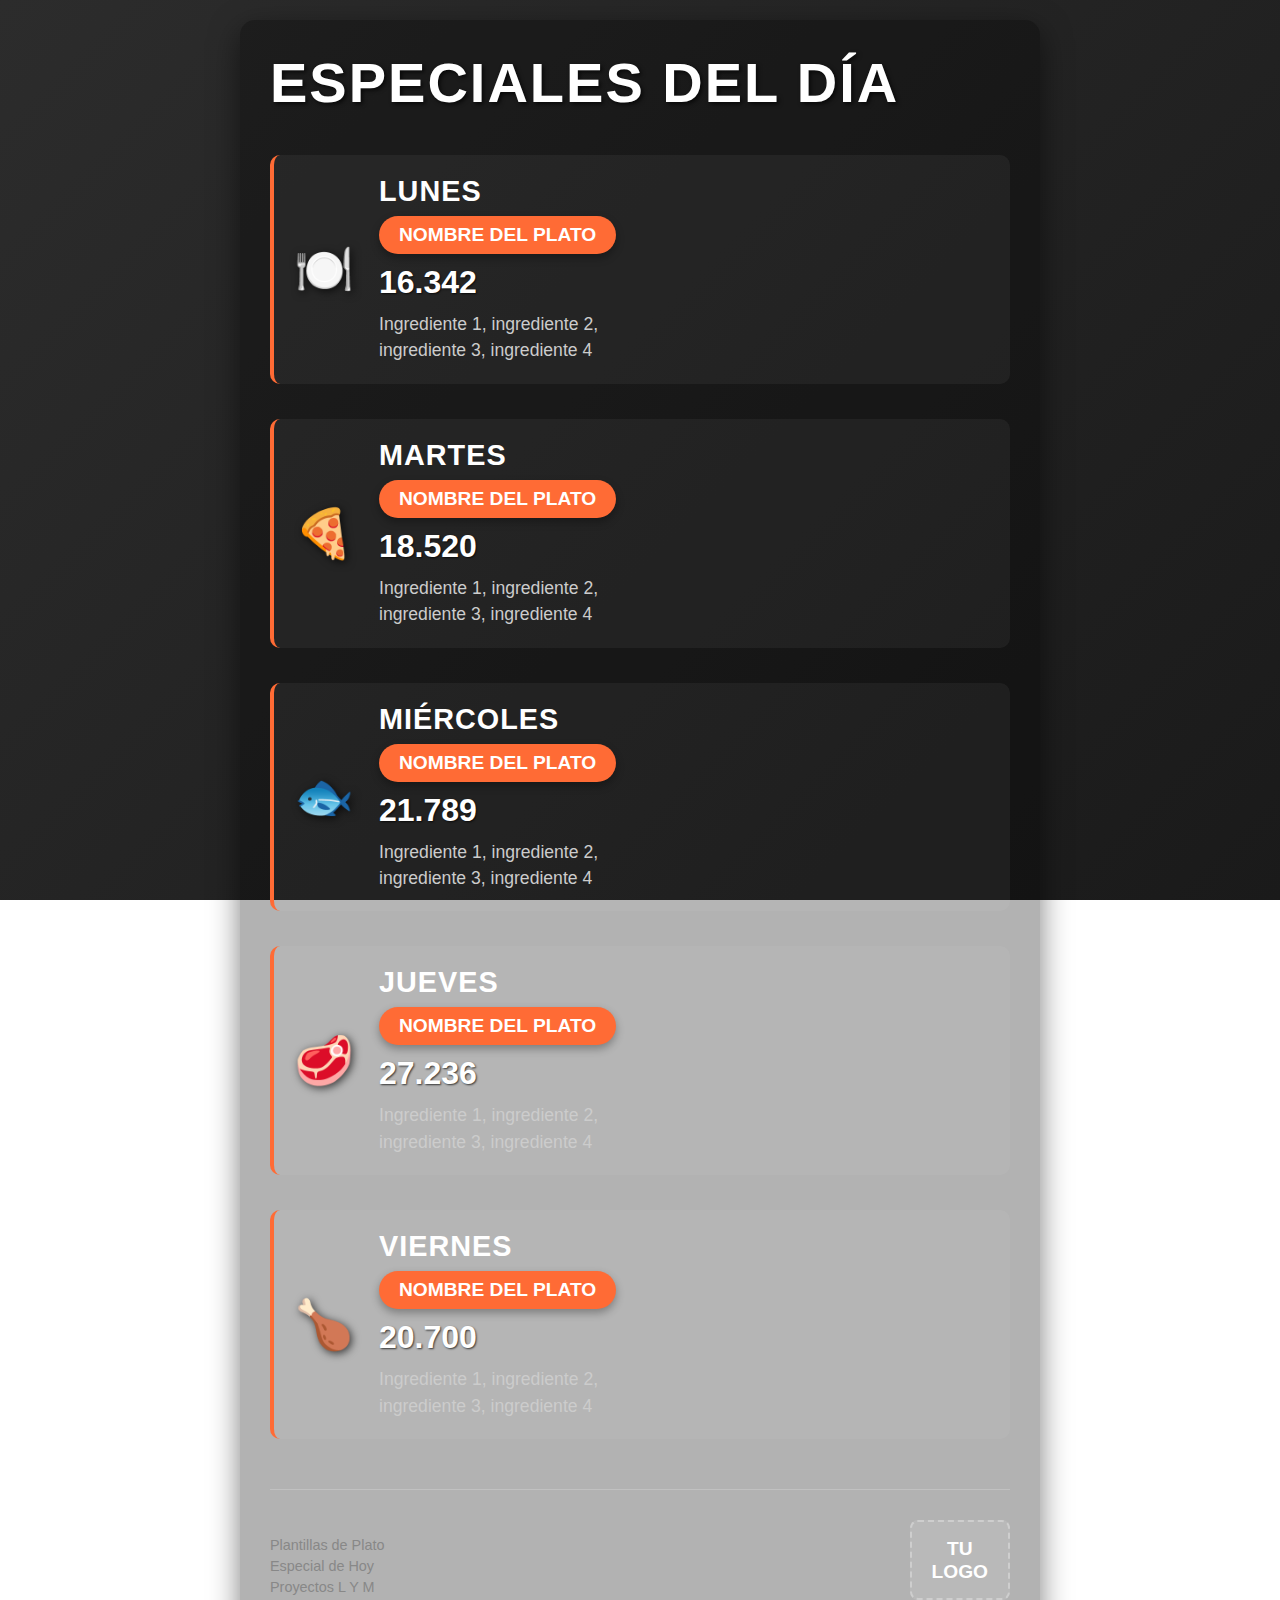
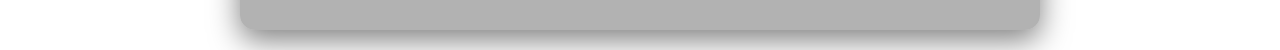
<file: menu 1/index.html>
<!DOCTYPE html>
<html lang="es">
<head>
    <meta charset="UTF-8">
    <meta name="viewport" content="width=device-width, initial-scale=1.0">
    <title>Especiales del Día - Restaurante</title>
    <link rel="stylesheet" href="styles.css">
</head>
<body>
    <div class="menu-container">
        <h1 class="menu-title">ESPECIALES DEL DÍA</h1>

        <div class="menu-item">
            <div class="day-icon">🍽️</div>
            <div class="day-content">
                <h2 class="day-title">LUNES</h2>
                <div class="dish-name">NOMBRE DEL PLATO</div>
                <div class="price">16.342</div>
                <div class="ingredients">
                    Ingrediente 1, ingrediente 2,<br>
                    ingrediente 3, ingrediente 4
                </div>
            </div>
        </div>

        <div class="menu-item">
            <div class="day-icon">🍕</div>
            <div class="day-content">
                <h2 class="day-title">MARTES</h2>
                <div class="dish-name">NOMBRE DEL PLATO</div>
                <div class="price">18.520</div>
                <div class="ingredients">
                    Ingrediente 1, ingrediente 2,<br>
                    ingrediente 3, ingrediente 4
                </div>
            </div>
        </div>

        <div class="menu-item">
            <div class="day-icon">🐟</div>
            <div class="day-content">
                <h2 class="day-title">MIÉRCOLES</h2>
                <div class="dish-name">NOMBRE DEL PLATO</div>
                <div class="price">21.789</div>
                <div class="ingredients">
                    Ingrediente 1, ingrediente 2,<br>
                    ingrediente 3, ingrediente 4
                </div>
            </div>
        </div>

        <div class="menu-item">
            <div class="day-icon">🥩</div>
            <div class="day-content">
                <h2 class="day-title">JUEVES</h2>
                <div class="dish-name">NOMBRE DEL PLATO</div>
                <div class="price">27.236</div>
                <div class="ingredients">
                    Ingrediente 1, ingrediente 2,<br>
                    ingrediente 3, ingrediente 4
                </div>
            </div>
        </div>

        <div class="menu-item">
            <div class="day-icon">🍗</div>
            <div class="day-content">
                <h2 class="day-title">VIERNES</h2>
                <div class="dish-name">NOMBRE DEL PLATO</div>
                <div class="price">20.700</div>
                <div class="ingredients">
                    Ingrediente 1, ingrediente 2,<br>
                    ingrediente 3, ingrediente 4
                </div>
            </div>
        </div>

        <div class="footer">
            <div class="footer-info">
                <div class="templates">Plantillas de Plato</div>
                <div class="special">Especial de Hoy</div>
                <div class="website">Proyectos L Y M</div>
            </div>
            <div class="logo-placeholder">
                TU<br>LOGO
            </div>
        </div>
    </div>
</body>
</html>
</file>
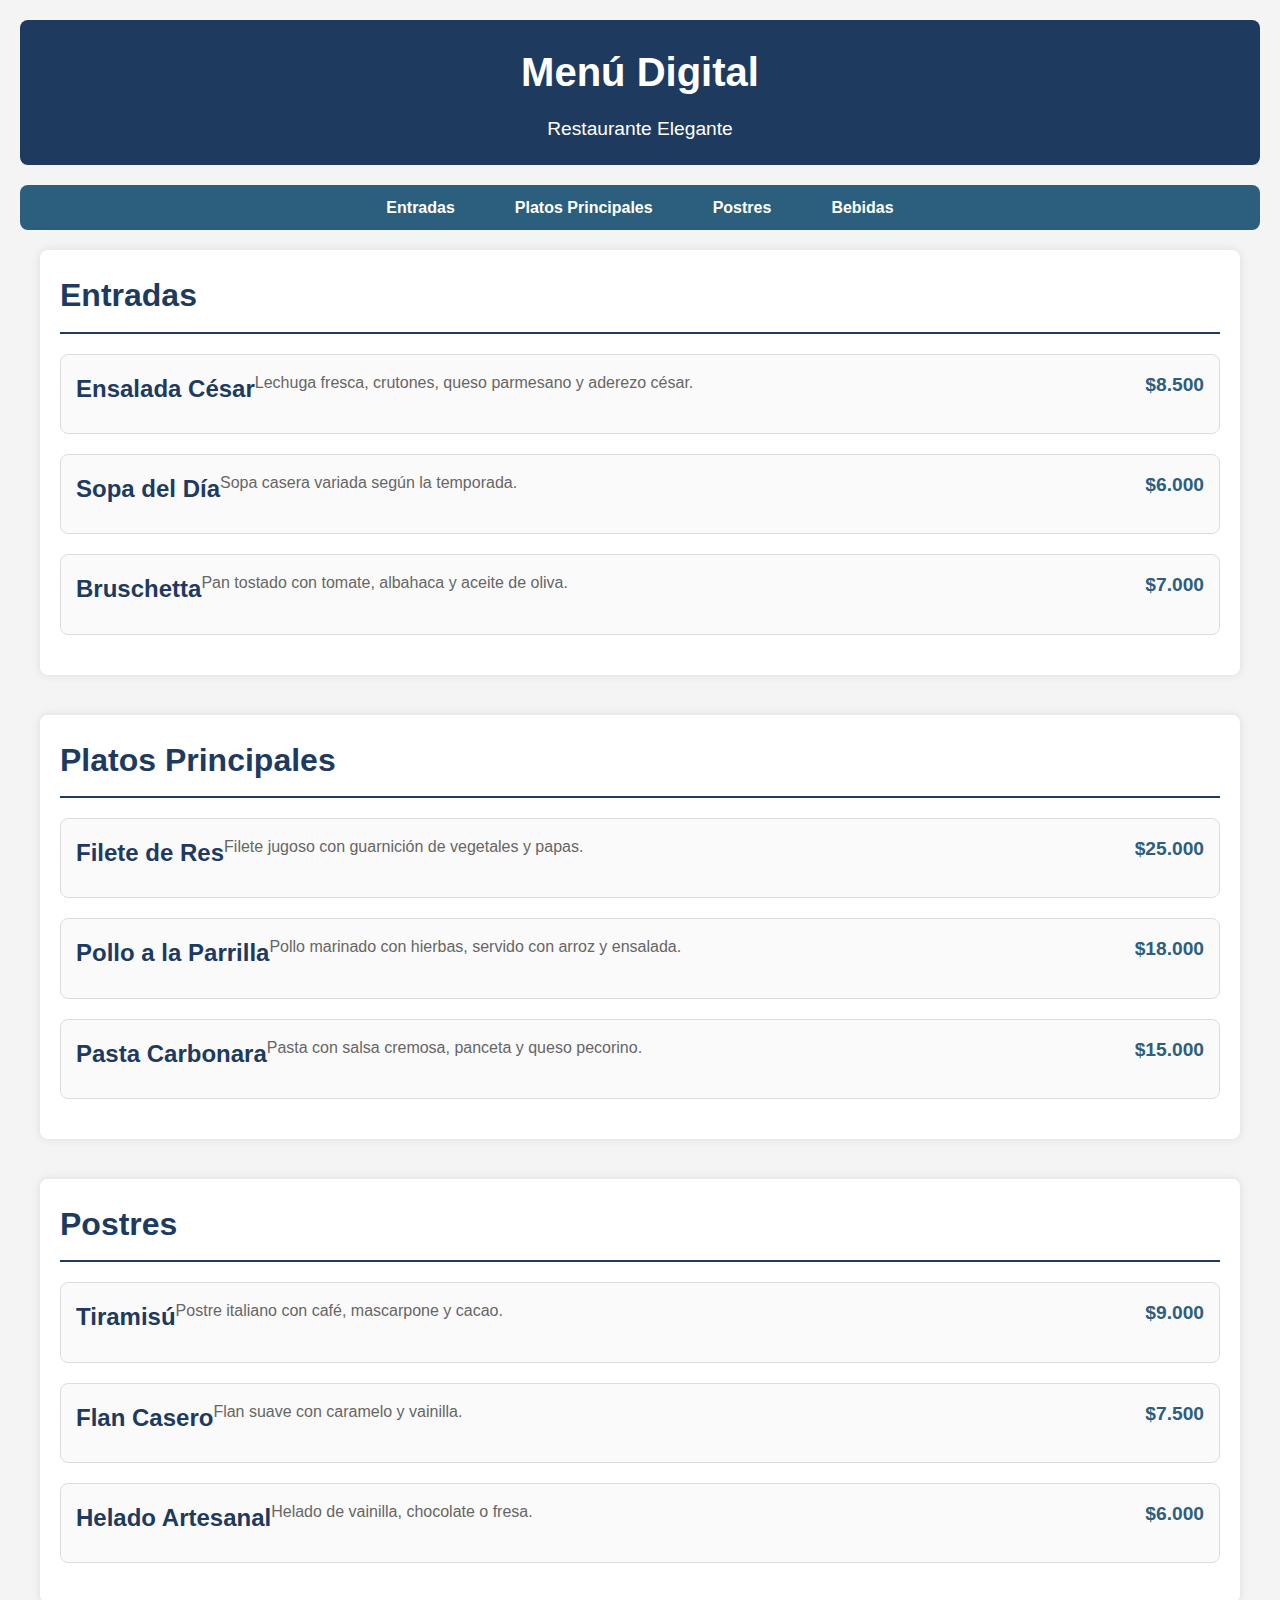
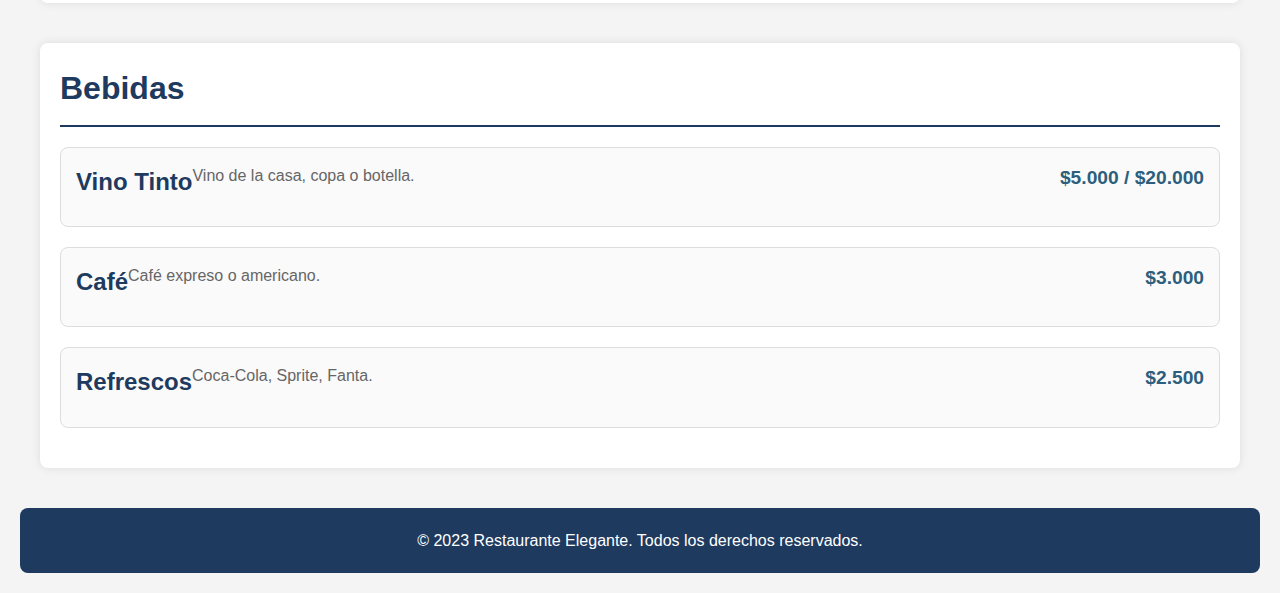
<file: menu 4/index.html>
<!DOCTYPE html>
<html lang="es">
<head>
    <meta charset="UTF-8">
    <meta name="viewport" content="width=device-width, initial-scale=1.0">
    <title>Menú Digital - Restaurante</title>
    <link rel="stylesheet" href="styles.css">
</head>
<body>
    <header>
        <h1>Menú Digital</h1>
        <p>Restaurante Elegante</p>
    </header>

    <nav>
        <ul>
            <li><a href="#entradas">Entradas</a></li>
            <li><a href="#platos-principales">Platos Principales</a></li>
            <li><a href="#postres">Postres</a></li>
            <li><a href="#bebidas">Bebidas</a></li>
        </ul>
    </nav>

    <main>
        <section id="entradas">
            <h2>Entradas</h2>
            <div class="menu-item">
                <h3>Ensalada César</h3>
                <p>Lechuga fresca, crutones, queso parmesano y aderezo césar.</p>
                <span class="price">$8.500</span>
            </div>
            <div class="menu-item">
                <h3>Sopa del Día</h3>
                <p>Sopa casera variada según la temporada.</p>
                <span class="price">$6.000</span>
            </div>
            <div class="menu-item">
                <h3>Bruschetta</h3>
                <p>Pan tostado con tomate, albahaca y aceite de oliva.</p>
                <span class="price">$7.000</span>
            </div>
        </section>

        <section id="platos-principales">
            <h2>Platos Principales</h2>
            <div class="menu-item">
                <h3>Filete de Res</h3>
                <p>Filete jugoso con guarnición de vegetales y papas.</p>
                <span class="price">$25.000</span>
            </div>
            <div class="menu-item">
                <h3>Pollo a la Parrilla</h3>
                <p>Pollo marinado con hierbas, servido con arroz y ensalada.</p>
                <span class="price">$18.000</span>
            </div>
            <div class="menu-item">
                <h3>Pasta Carbonara</h3>
                <p>Pasta con salsa cremosa, panceta y queso pecorino.</p>
                <span class="price">$15.000</span>
            </div>
        </section>

        <section id="postres">
            <h2>Postres</h2>
            <div class="menu-item">
                <h3>Tiramisú</h3>
                <p>Postre italiano con café, mascarpone y cacao.</p>
                <span class="price">$9.000</span>
            </div>
            <div class="menu-item">
                <h3>Flan Casero</h3>
                <p>Flan suave con caramelo y vainilla.</p>
                <span class="price">$7.500</span>
            </div>
            <div class="menu-item">
                <h3>Helado Artesanal</h3>
                <p>Helado de vainilla, chocolate o fresa.</p>
                <span class="price">$6.000</span>
            </div>
        </section>

        <section id="bebidas">
            <h2>Bebidas</h2>
            <div class="menu-item">
                <h3>Vino Tinto</h3>
                <p>Vino de la casa, copa o botella.</p>
                <span class="price">$5.000 / $20.000</span>
            </div>
            <div class="menu-item">
                <h3>Café</h3>
                <p>Café expreso o americano.</p>
                <span class="price">$3.000</span>
            </div>
            <div class="menu-item">
                <h3>Refrescos</h3>
                <p>Coca-Cola, Sprite, Fanta.</p>
                <span class="price">$2.500</span>
            </div>
        </section>
    </main>

    <footer>
        <p>&copy; 2023 Restaurante Elegante. Todos los derechos reservados.</p>
    </footer>

    <script src="script.js"></script>
</body>
</html>
</file>
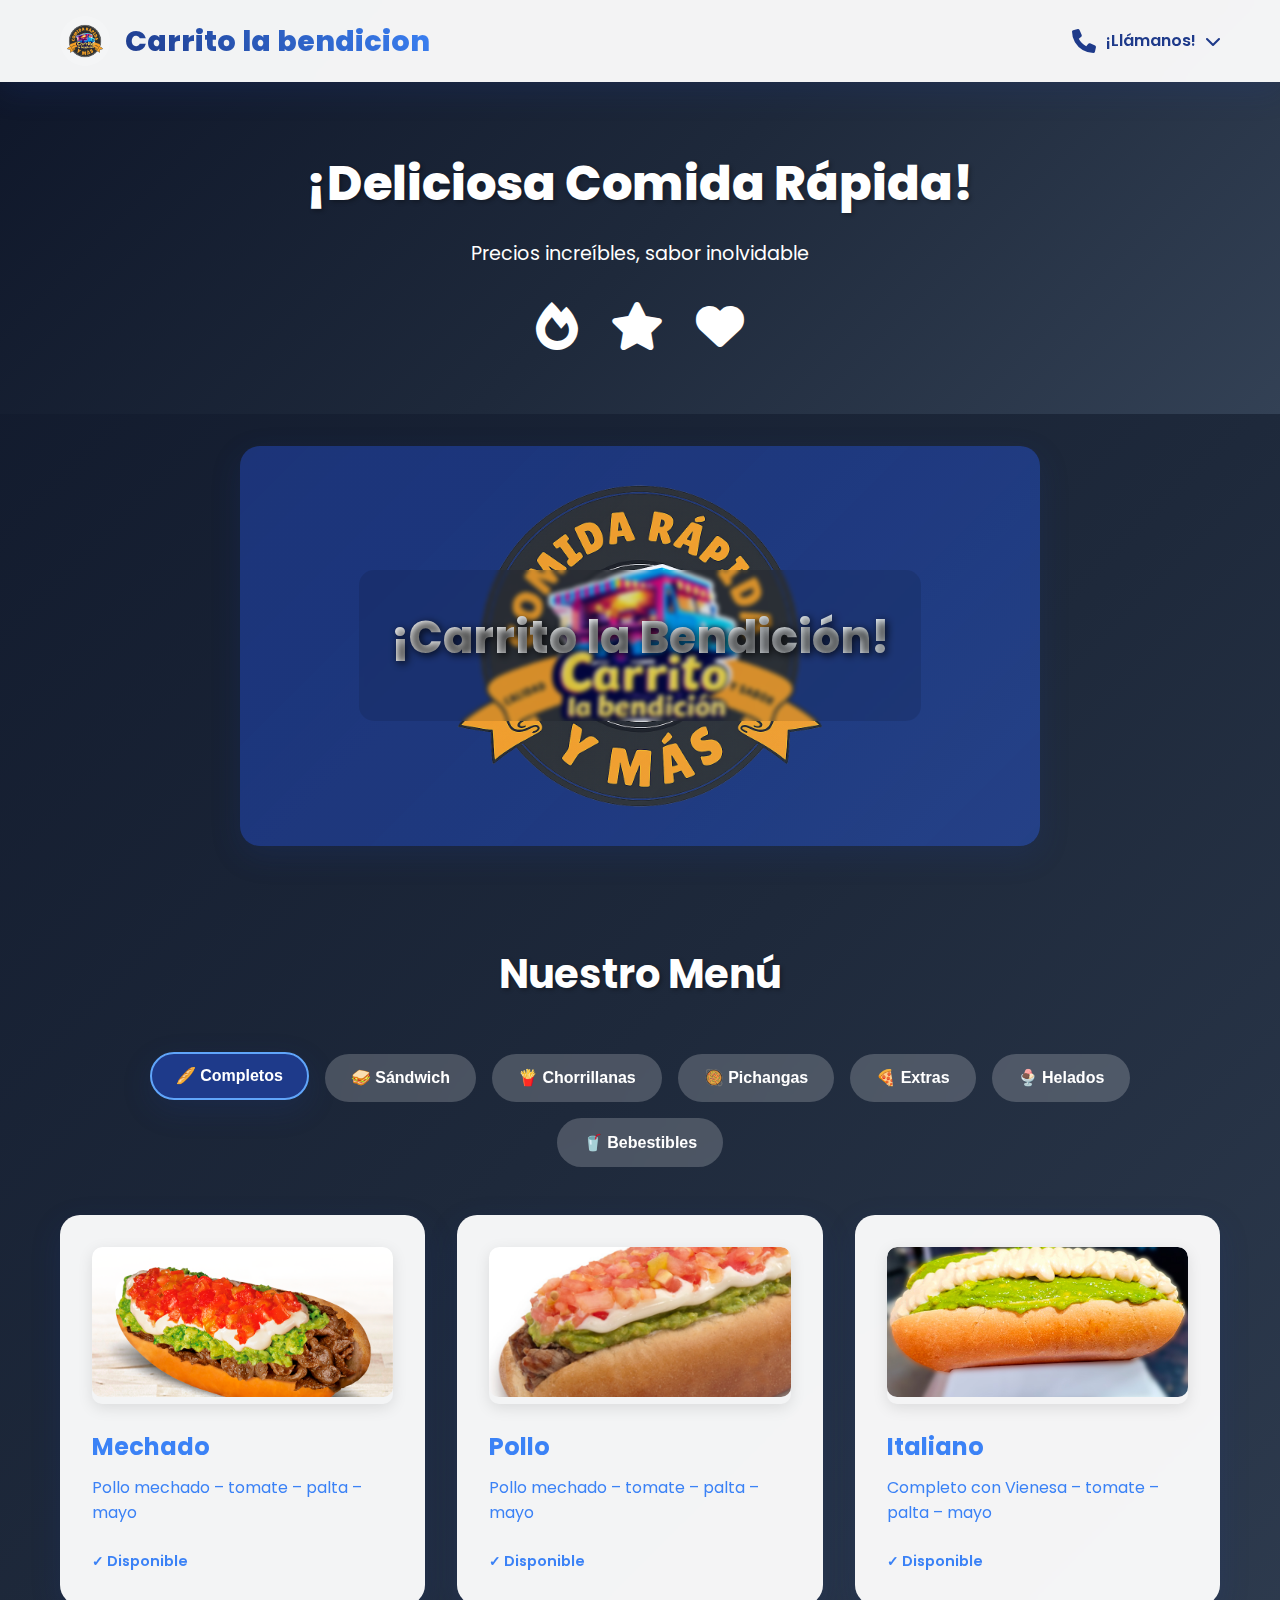
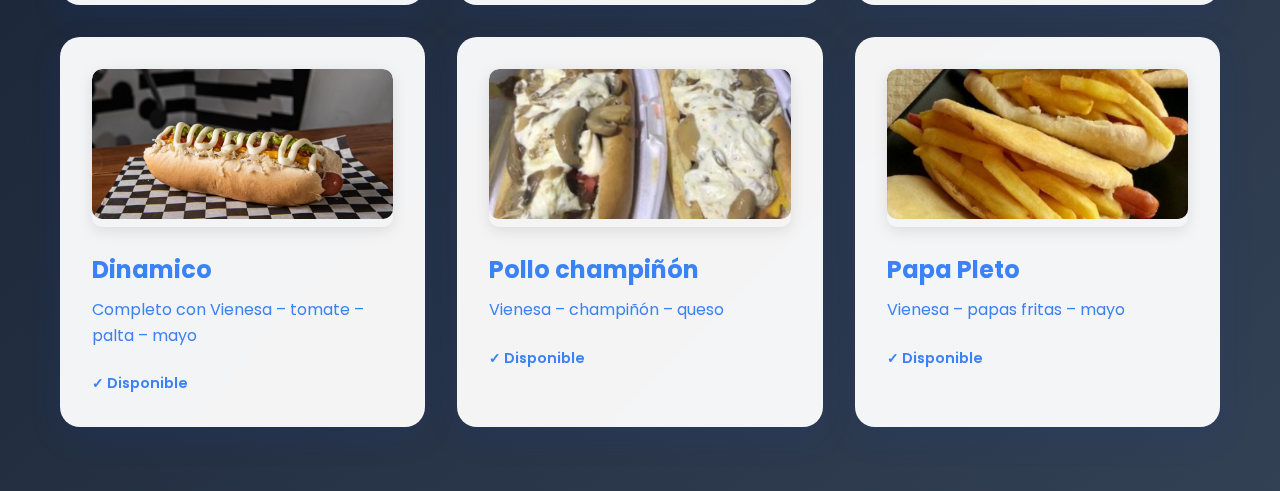
<file: Menu digital/index.html>
<!DOCTYPE html>
<html lang="es">
<head>
    <meta charset="UTF-8">
    <meta name="viewport" content="width=device-width, initial-scale=1.0">
    <title>🍔 Carrito la Bendición - Menú Digital</title>
    <link rel="stylesheet" href="styles.css">
    <link href="https://fonts.googleapis.com/css2?family=Poppins:wght@400;600;700;800&display=swap" rel="stylesheet">
    <link rel="stylesheet" href="https://cdnjs.cloudflare.com/ajax/libs/font-awesome/6.0.0/css/all.min.css">
</head>
<body>
    <header class="header">
        <div class="container">
            <div class="logo">
                <img src="img/logo.png" alt="Logo Carrito la Bendición" class="logo-image">
                <h1>Carrito la bendicion</h1>
            </div>
            <div class="contact-info" id="contactToggle">
                <i class="fas fa-phone"></i>
                <span class="contact-text">¡Llámanos!</span>
                <i class="fas fa-chevron-down"></i>
            </div>
            <div class="contact-dropdown" id="contactDropdown">
                <div class="contact-item">
                    <a href="https://wa.me/56959733529" target="_blank" class="whatsapp-link">
                        <i class="fab fa-whatsapp"></i>
                        <span>+56 9 5973 3529</span>
                    </a>
                </div>
                <div class="contact-item">
                    <a href="https://wa.me/56963905652" target="_blank" class="whatsapp-link">
                        <i class="fab fa-whatsapp"></i>
                        <span>+56 9 6390 5652</span>
                    </a>
                </div>
            </div>
        </div>
    </header>

    <main class="main">
        <section class="hero">
            <div class="container">
                <h2>¡Deliciosa Comida Rápida!</h2>
                <p>Precios increíbles, sabor inolvidable</p>
                <div class="hero-icons">
                    <i class="fas fa-fire"></i>
                    <i class="fas fa-star"></i>
                    <i class="fas fa-heart"></i>
                </div>
            </div>
        </section>

        <!-- Logo Background Section -->
        <section class="logo-background">
            <div class="content">
                <h2>¡Carrito la Bendición!</h2>
            </div>
        </section>

        <section class="menu">
            <div class="container">
                <h2 class="section-title">Nuestro Menú</h2>

                <div class="menu-categories">
                    <button class="category-btn active" data-category="completos">🥖 Completos</button>
                    <button class="category-btn" data-category="sandwich">🥪 Sándwich</button>
                    <button class="category-btn" data-category="chorrillanas">🍟 Chorrillanas</button>
                    <button class="category-btn" data-category="pichangas">🥘 Pichangas</button>
                    <button class="category-btn" data-category="extras">🍕 Extras</button>
                    <button class="category-btn" data-category="helados">🍨 Helados</button>
                    <button class="category-btn" data-category="bebestibles">🥤 Bebestibles</button>
                </div>

                <div class="menu-items">

                    <!-- COMPLETOS -->
                    <!--Completo con Carne mechada-->
                    <div class="menu-item" data-category="completos">
                        <div class="item-image">
                            <img src="img/Completo Carne Mechada.png" alt="Completo Carne Mechada">
                        </div>
                        <div class="item-info">
                            <h3>Mechado</h3>
                            <p>Pollo mechado – tomate – palta – mayo</p>
                            <div class="item-footer">
                                <span class="availability">✓ Disponible</span>
                            </div>
                        </div>
                    </div>

                    <!--Pollo-->
                    <div class="menu-item" data-category="completos">
                        <div class="item-image">
                            <img src="img/completo pollo.webp" alt="Completo Pollo">
                        </div>
                        <div class="item-info">
                            <h3>Pollo</h3>
                            <p>Pollo mechado – tomate – palta – mayo</p>
                            <div class="item-footer">
                                <span class="availability">✓ Disponible</span>
                            </div>
                        </div>
                    </div>

                    <!--Italiano-->
                    <div class="menu-item" data-category="completos">
                        <div class="item-image">
                            <img src="img/Completo Italiano.jpg" alt="Completo Italiano">
                        </div>
                        <div class="item-info">
                            <h3>Italiano</h3>
                            <p>Completo con Vienesa – tomate – palta – mayo</p>
                            <div class="item-footer">
                                <span class="availability">✓ Disponible</span>
                            </div>
                        </div>
                    </div>

                    <!--Dinamico-->
                    <div class="menu-item" data-category="completos">
                        <div class="item-image">
                            <img src="img/Completo Dinámico.webp" alt="Completo Dinamico">
                        </div>
                        <div class="item-info">
                            <h3>Dinamico</h3>
                            <p>Completo con Vienesa – tomate – palta – mayo</p>
                            <div class="item-footer">
                                <span class="availability">✓ Disponible</span>
                            </div>
                        </div>
                    </div>

                    <!--Pollo champiñón-->
                    <div class="menu-item" data-category="completos">
                        <div class="item-image">
                            <img src="img/pollo champiñon.jpg" alt="Pollo champiñón">
                        </div>
                        <div class="item-info">
                            <h3>Pollo champiñón</h3>
                            <p>Vienesa – champiñón – queso</p>
                            <div class="item-footer">
                             <span class="availability">✓ Disponible</span>
                            </div>
                        </div>
                    </div>


                    <!--Papa Pleto-->
                    <div class="menu-item" data-category="completos">
                        <div class="item-image">
                            <img src="img/Papa pleto.jpg" alt="Papa Pleto">
                        </div>
                        <div class="item-info">
                            <h3>Papa Pleto</h3>
                            <p>Vienesa – papas fritas – mayo</p>
                            <div class="item-footer">
                             <span class="availability">✓ Disponible</span>
                            </div>
                        </div>
                    </div>

                    <!--Sándwich-->
                    <!--Mar y Tierra-->
                    <div class="menu-item" data-category="sandwich">
                        <div class="item-image">
                            <img src="img/mar y tierra.jpg" alt="Mar y Tierra">
                        </div>
                        <div class="item-info">
                            <h3>Mar y Tierra</h3>
                            <p>Queso – churrasco – colas de camarón</p>
                            <div class="item-footer">
                             <span class="availability">✓ Disponible</span>
                            </div>
                        </div>
                    </div>

                    <!--Mechado-->
                    <div class="menu-item" data-category="sandwich">
                        <div class="item-image">
                            <img src="img/Sándwich Carne Mechada.jpg" alt="Sándwich Carne Mechada">
                        </div>
                        <div class="item-info">
                            <h3>Mechado</h3>
                            <p>Carne mechada – tomate – palta – mayo</p>
                            <div class="item-footer">
                             <span class="availability">✓ Disponible</span>
                            </div>
                        </div>
                    </div>

                    <!--Pollo-->
                    <div class="menu-item" data-category="sandwich">
                        <div class="item-image">
                            <img src="img/pollo mechado.webp" alt="Sándwich de Pollo">
                        </div>
                        <div class="item-info">
                            <h3>Pollo</h3>
                            <p>Pollo mechado – tomate – palta – mayo</p>
                            <div class="item-footer">
                             <span class="availability">✓ Disponible</span>
                            </div>
                        </div>
                    </div>

                    <!--Amburguesa Gigante-->
                    <div class="menu-item" data-category="sandwich">
                        <div class="item-image">
                            <img src="img/Amburguesa Gigante.webp" alt="Amburguesa Gigante">
                        </div>
                        <div class="item-info">
                            <h3>Amburguesa Gigante</h3>
                            <p>Amburguesa – tomate – palta – mayo</p>
                            <div class="item-footer">
                             <span class="availability">✓ Disponible</span>
                            </div>
                        </div>
                    </div>

                    <!--Churrasco/Queso-->
                    <div class="menu-item" data-category="sandwich">
                        <div class="item-image">
                            <img src="img/churrasco queso.jpeg" alt="Churrasco/Queso">
                        </div>
                        <div class="item-info">
                            <h3>Churrasco/Queso</h3>
                            <p>Churrasco – Queso</p>
                            <div class="item-footer">
                             <span class="availability">✓ Disponible</span>
                            </div>
                        </div>
                    </div>

                    <!--Apanado de pollo-->
                    <div class="menu-item" data-category="sandwich">
                        <div class="item-image">
                            <img src="img/Apanado de pollo.jpg" alt="Apanado de pollo">
                        </div>
                        <div class="item-info">
                            <h3>Apanado de pollo</h3>
                            <p>Apanado – tomate – palta – mayo</p>
                            <div class="item-footer">
                             <span class="availability">✓ Disponible</span>
                            </div>
                        </div>
                    </div>

                    <!--Pulpa de cerdo-->
                    <div class="menu-item" data-category="sandwich">
                        <div class="item-image">
                            <img src="img/Pulpa de cerdo.webp" alt="Pulpa de cerdo">
                        </div>
                        <div class="item-info">
                            <h3>Pulpa de cerdo</h3>
                            <p>Pulpa – tomate – palta – mayo</p>
                            <div class="item-footer">
                             <span class="availability">✓ Disponible</span>
                            </div>
                        </div>
                    </div>

                    <!--Longaniza ahumada -->
                    <div class="menu-item" data-category="sandwich">
                        <div class="item-image">
                            <img src="img/Longaniza ahumada.jpeg" alt="Longaniza ahumada">
                        </div>
                        <div class="item-info">
                            <h3>Longaniza Ahumada</h3>
                            <p>Longaniza – tomate – palta – mayo/Choripan</p>
                            <div class="item-footer">
                             <span class="availability">✓ Disponible</span>
                            </div>
                        </div>
                    </div>
                    
                    <!--Chorrillanas-->
                    <!--Chorrillana Tradicional -->
                    <div class="menu-item" data-category="chorrillanas">
                        <div class="item-image">
                            <img src="img/Chorrillana Tradicional.png" alt="Chorrillana Tradicional">
                        </div>
                        <div class="item-info">
                            <h3>Chorrillana Tradicional</h3>
                            <p>Base de papas – Cebolla Caramelizada – Mix Carnes</p>
                            <div class="item-footer">
                             <span class="availability">✓ Disponible</span>
                            </div>
                        </div>
                    </div>

                    <!--Chorrillana a lo pobre -->
                    <div class="menu-item" data-category="chorrillanas">
                        <div class="item-image">
                            <img src="img/Chorrillana Bistec a lo Pobre.jpg" alt="Chorrillana a lo pobre">
                        </div>
                        <div class="item-info">
                            <h3>Chorrillana a lo Pobre</h3>
                            <p>Base de papas – Cebolla – Churrasco – Huevos</p>
                            <div class="item-footer">
                             <span class="availability">✓ Disponible</span>
                            </div>
                        </div>
                    </div>

                    <!--Chorrillana Marina -->
                    <div class="menu-item" data-category="chorrillanas">
                        <div class="item-image">
                            <img src="img/Chorrillana Marina.jpg" alt="Chorrillana Marina">
                        </div>
                        <div class="item-info">
                            <h3>Chorrillana Marina</h3>
                            <p>Base de papas – Colas de Camaron a la Crema – Cilantro</p>
                            <div class="item-footer">
                             <span class="availability">✓ Disponible</span>
                            </div>
                        </div>
                    </div>

                    <!--Pichangas-->
                    <!--Pichanga tradicional -->
                    <div class="menu-item" data-category="pichangas">
                        <div class="item-image">
                            <img src="img/Pichanga tradicional.jpg" alt="Pichanga tradicional">
                        </div>
                        <div class="item-info">
                            <h3>Pichanga Tradicional</h3>
                            <p>Base de papas – mix carnes – pickle – huevo – palta</p>
                            <div class="item-footer">
                             <span class="availability">✓ Disponible</span>
                            </div>
                        </div>
                    </div>

                    <!--Pichanga Familiar -->
                    <div class="menu-item" data-category="pichangas">
                        <div class="item-image">
                            <img src="img/Pichanga Familiar.jpeg" alt="Pichanga Familiar">
                        </div>
                        <div class="item-info">
                            <h3>Pichanga Familiar</h3>
                            <p>Base de papas – mix carnes – pickle – huevo – palta (Tamaño familiar)</p>
                            <div class="item-footer">
                             <span class="availability">✓ Disponible</span>
                            </div>
                        </div>
                    </div>

                    <!--Salchipapas -->
                    <div class="menu-item" data-category="pichangas">
                        <div class="item-image">
                            <img src="img/Salchipapas.jpeg" alt="Salchipapas">
                        </div>
                        <div class="item-info">
                            <h3>Salchipapas</h3>
                            <p>Base de papas – Vianesas</p>
                            <div class="item-footer">
                             <span class="availability">✓ Disponible</span>
                            </div>
                        </div>
                    </div>

                    <!--Papas Mechadas -->
                    <div class="menu-item" data-category="pichangas">
                        <div class="item-image">
                            <img src="img/Papas mechadas.jpg" alt="Papas Mechadas">
                        </div>
                        <div class="item-info">
                            <h3>Papas Mechadas</h3>
                            <p>Base de papas – carne mechada – Queso</p>
                            <div class="item-footer">
                             <span class="availability">✓ Disponible</span>
                            </div>
                        </div>
                    </div>

                    <!--Extras-->
                    <!--Pizzas -->
                    <div class="menu-item" data-category="extras">
                        <div class="item-image">
                            <img src="img/Pizzas.jpg" alt="Pizzas">
                        </div>
                        <div class="item-info">
                            <h3>Pizzas</h3>
                            <div class="item-footer">
                             <span class="availability">✓ Disponible</span>
                            </div>
                        </div>
                    </div>

                    <!--Empanadas de Queso-->
                    <div class="menu-item" data-category="extras">
                        <div class="item-image">
                            <img src="img/empanadas de queso.jpg" alt="Empanadas de Queso">
                        </div>
                        <div class="item-info">
                            <h3>Empanadas de Queso</h3>
                            <div class="item-footer">
                             <span class="availability">✓ Disponible</span>
                            </div>
                        </div>
                    </div>

                    <!--Selladitas-->
                    <div class="menu-item" data-category="extras">
                        <div class="item-image">
                            <img src="img/selladitas.jpg" alt="Selladitas">
                        </div>
                        <div class="item-info">
                            <h3>Selladitas</h3>
                            <div class="item-footer">
                             <span class="availability">✓ Disponible</span>
                            </div>
                        </div>
                    </div>

                    <!--Calzones Rotos-->
                    <div class="menu-item" data-category="extras">
                        <div class="item-image">
                            <img src="img/calzones rotos.webp" alt="Calzones Rotos">
                        </div>
                        <div class="item-info">
                            <h3>Calzones Rotos</h3>
                            <div class="item-footer">
                             <span class="availability">✓ Disponible</span>
                            </div>
                        </div>
                    </div>

                    <!--Bowl-->
                    <div class="menu-item" data-category="extras">
                        <div class="item-image">
                            <img src="img/BOWL.jpeg" alt="Bowl">
                        </div>
                        <div class="item-info">
                            <h3>Bowl</h3>
                            <p>Base de Arroz - Base de Papas Fritas - Base de Fideos</p>
                            <div class="item-footer">
                             <span class="availability">✓ Disponible</span>
                            </div>
                        </div>
                    </div>

                   <!--Bebestibles-->

                    <!--Jugos naturales-->
                    <div class="menu-item" data-category="bebestibles">
                        <div class="item-image">
                            <img src="img/Jugos naturales.jpg" alt="Jugos naturales">
                        </div>
                        <div class="item-info">
                            <h3>Jugos naturales</h3>
                            <div class="item-footer">
                             <span class="availability">✓ Disponible</span>
                            </div>
                        </div>
                    </div>

                    <!--Leche con Platano-->
                    <div class="menu-item" data-category="bebestibles">
                        <div class="item-image">
                            <img src="img/Leche con platano.jpg" alt="Leche con Platano">
                        </div>
                        <div class="item-info">
                            <h3>Leche con Platano</h3>
                            <div class="item-footer">
                             <span class="availability">✓ Disponible</span>
                            </div>
                        </div>
                    </div>

                    <!--Milkshake de frutilla-->
                    <div class="menu-item" data-category="bebestibles">
                        <div class="item-image">
                            <img src="img/milkshake de frutilla.jpg" alt="Milkshake de frutilla">
                        </div>
                        <div class="item-info">
                            <h3>Milkshake de frutilla</h3>
                            <div class="item-footer">
                             <span class="availability">✓ Disponible</span>
                            </div>
                        </div>
                    </div>

                    <!--Helados-->

                    <!--Helado Soft-->
                    <div class="menu-item" data-category="helados">
                        <div class="item-image">
                            <img src="img/Helado soft.jpg" alt="Helado soft">
                        </div>
                        <div class="item-info">
                            <h3>Helado soft</h3>
                            <div class="item-footer">
                             <span class="availability">✓ Disponible</span>
                            </div>
                        </div>
                    </div>

                    <!--Helados Artesanales-->
                    <div class="menu-item" data-category="helados">
                        <div class="item-image">
                            <img src="img/Helado artesanal.webp" alt="Helado artesanal">
                        </div>
                        <div class="item-info">
                            <h3>Helados Artesanales</h3>
                            <div class="item-footer">
                             <span class="availability">✓ Disponible</span>
                            </div>
                        </div>
                    </div>

                    <!--Helados de Agua-->
                    <div class="menu-item" data-category="helados">
                        <div class="item-image">
                            <img src="img/Helados de Agua.jpg" alt="Helado de agua">
                        </div>
                        <div class="item-info">
                            <h3>Helados de Agua</h3>
                            <div class="item-footer">
                             <span class="availability">✓ Disponible</span>
                            </div>
                        </div>
                    </div>

                    <!--Helados de Leche-->
                    <div class="menu-item" data-category="helados">
                        <div class="item-image">
                            <img src="img/Helado de Leche.jpg" alt="Helado de leche">
                        </div>
                        <div class="item-info">
                            <h3>Helados de Leche</h3>
                            <div class="item-footer">
                             <span class="availability">✓ Disponible</span>
                            </div>
                        </div>
                    </div>


                    





    <script src="script.js"></script>
</body>
</html>
</file>
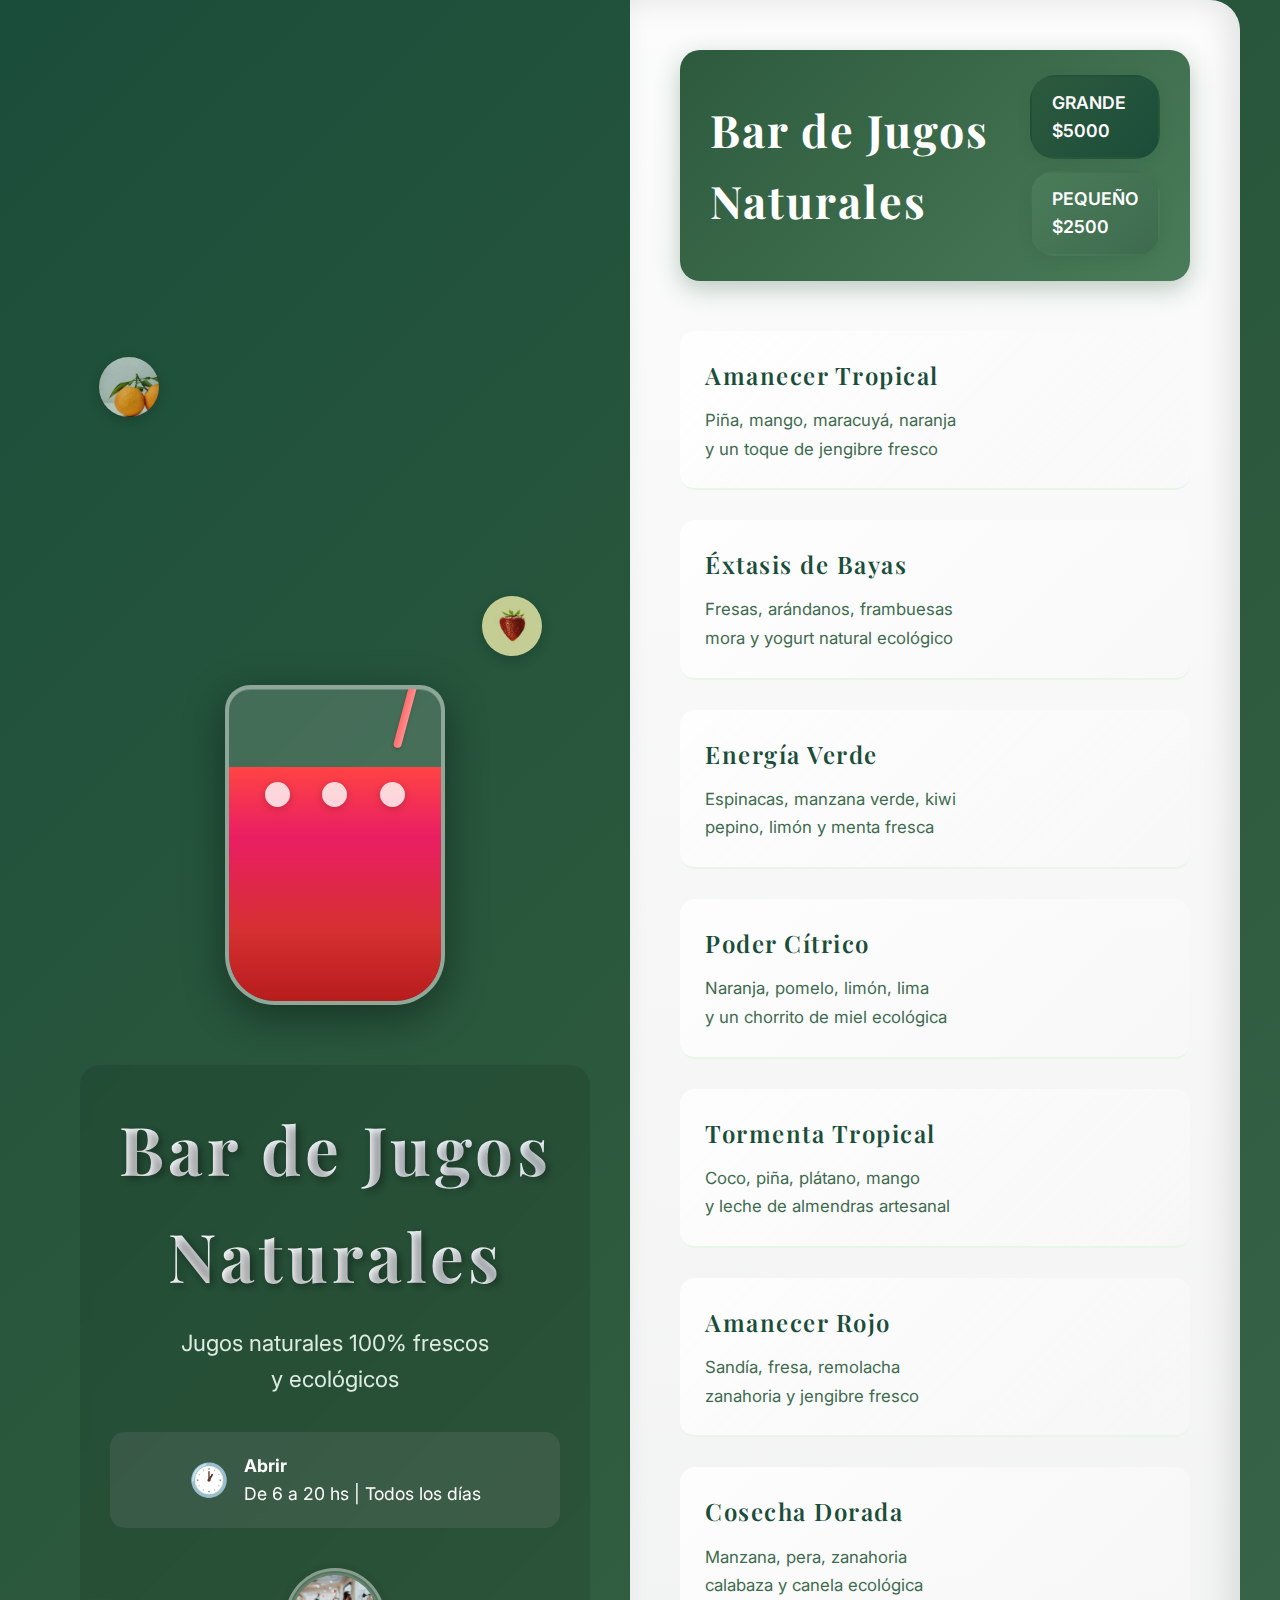
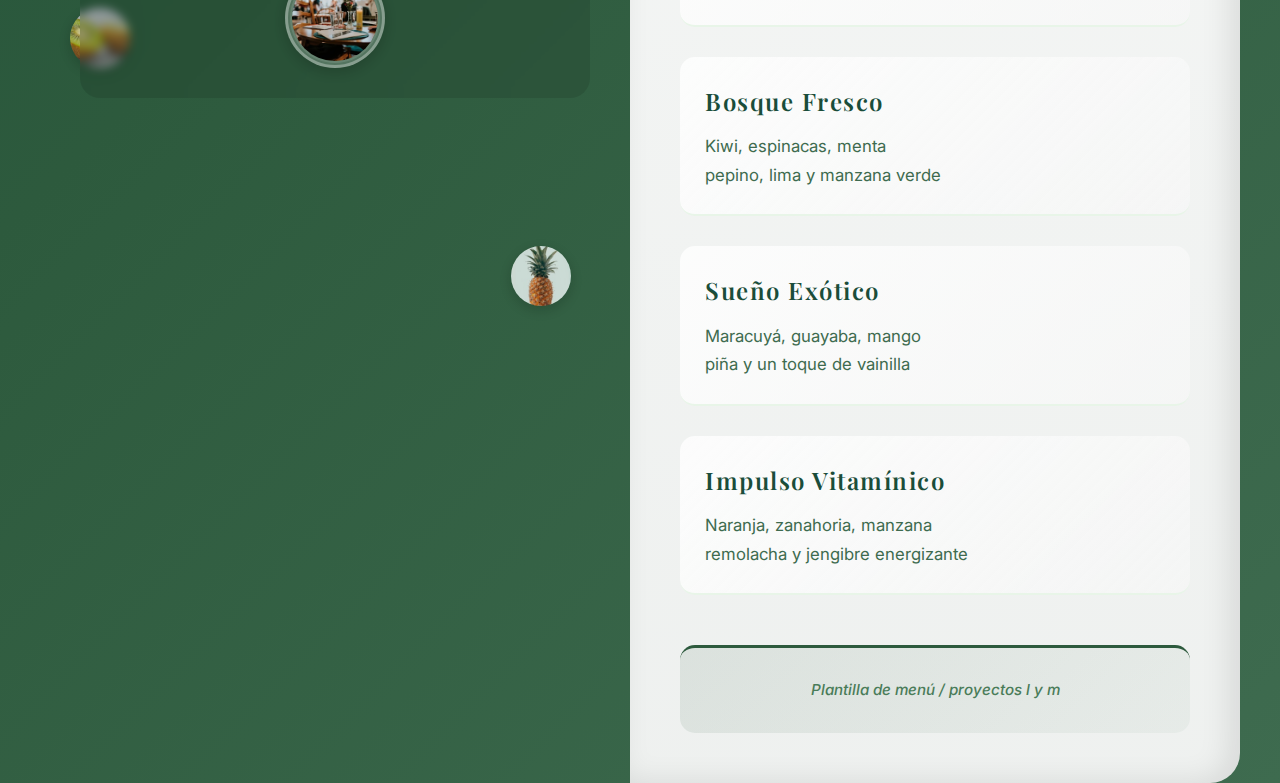
<file: menu 2/menu-juice-bar.html>
<!DOCTYPE html>
<html lang="es">
<head>
    <meta charset="UTF-8">
    <meta name="viewport" content="width=device-width, initial-scale=1.0">
    <title>Bar de Jugos Naturales</title>
    <link rel="stylesheet" href="styles.css">
</head>
<body>
    <div class="menu-container">
        <!-- Lado izquierdo con imagen y título -->
        <div class="left-section">
            <!-- Elementos decorativos de frutas -->
            <div class="fruit-decorations">
                <img src="images/orange-fruit.png" alt="Naranja" class="fruit-decoration fruit-1">
                <img src="images/strawberry-fruit.png" alt="Fresa" class="fruit-decoration fruit-2">
                <img src="images/kiwi-fruit.png" alt="Kiwi" class="fruit-decoration fruit-3">
                <img src="images/pineapple-fruit.png" alt="Piña" class="fruit-decoration fruit-4">
            </div>

            <div class="juice-image">
                <div class="glass-container">
                    <div class="juice-glass">
                        <div class="juice-liquid"></div>
                        <div class="ice-cubes">
                            <div class="ice-cube"></div>
                            <div class="ice-cube"></div>
                            <div class="ice-cube"></div>
                        </div>
                        <div class="straw"></div>
                    </div>
                </div>
            </div>
            <div class="brand-section">
                <h1 class="brand-name">Bar de Jugos Naturales</h1>
                <p class="brand-subtitle">Jugos naturales 100% frescos<br>y ecológicos</p>
                <div class="hours">
                    <div class="clock-icon">🕐</div>
                    <div class="hours-text">
                        <p><strong>Abrir</strong></p>
                        <p>De 6 a 20 hs | Todos los días</p>
                    </div>
                </div>
                <div class="brand-logo">
                    <img src="images/juice-logo.png" alt="Logo del bar de zumos" class="logo-image">
                </div>
            </div>
        </div>

        <!-- Lado derecho con elementos del menú -->
        <div class="right-section">
            <div class="menu-header">
                <h2 class="menu-title">Bar de Jugos Naturales</h2>
                <div class="pricing">
                    <div class="price grande">GRANDE $5000</div>
                    <div class="price pequeno">PEQUEÑO $2500</div>
                </div>
            </div>

            <div class="menu-items">
                <div class="menu-item">
                    <h3 class="item-name">Amanecer Tropical</h3>
                    <p class="ingredients">Piña, mango, maracuyá, naranja<br>y un toque de jengibre fresco</p>
                </div>

                <div class="menu-item">
                    <h3 class="item-name">Éxtasis de Bayas</h3>
                    <p class="ingredients">Fresas, arándanos, frambuesas<br>mora y yogurt natural ecológico</p>
                </div>

                <div class="menu-item">
                    <h3 class="item-name">Energía Verde</h3>
                    <p class="ingredients">Espinacas, manzana verde, kiwi<br>pepino, limón y menta fresca</p>
                </div>

                <div class="menu-item">
                    <h3 class="item-name">Poder Cítrico</h3>
                    <p class="ingredients">Naranja, pomelo, limón, lima<br>y un chorrito de miel ecológica</p>
                </div>

                <div class="menu-item">
                    <h3 class="item-name">Tormenta Tropical</h3>
                    <p class="ingredients">Coco, piña, plátano, mango<br>y leche de almendras artesanal</p>
                </div>

                <div class="menu-item">
                    <h3 class="item-name">Amanecer Rojo</h3>
                    <p class="ingredients">Sandía, fresa, remolacha<br>zanahoria y jengibre fresco</p>
                </div>

                <div class="menu-item">
                    <h3 class="item-name">Cosecha Dorada</h3>
                    <p class="ingredients">Manzana, pera, zanahoria<br>calabaza y canela ecológica</p>
                </div>

                <div class="menu-item">
                    <h3 class="item-name">Bosque Fresco</h3>
                    <p class="ingredients">Kiwi, espinacas, menta<br>pepino, lima y manzana verde</p>
                </div>

                <div class="menu-item">
                    <h3 class="item-name">Sueño Exótico</h3>
                    <p class="ingredients">Maracuyá, guayaba, mango<br>piña y un toque de vainilla</p>
                </div>

                <div class="menu-item">
                    <h3 class="item-name">Impulso Vitamínico</h3>
                    <p class="ingredients">Naranja, zanahoria, manzana<br>remolacha y jengibre energizante</p>
                </div>
            </div>

            <div class="footer">
                <p>Plantilla de menú / proyectos l y m</p>
            </div>
        </div>
    </div>
</body>
</html>
</file>
<file: menu 1/styles.css>
* {
    margin: 0;
    padding: 0;
    box-sizing: border-box;
}

body {
    font-family: Arial, sans-serif;
    background: linear-gradient(135deg, #2c2c2c 0%, #1a1a1a 100%);
    background-attachment: fixed;
    min-height: 100vh;
    padding: 20px;
}

.menu-container {
    max-width: 800px;
    margin: 0 auto;
    background: rgba(0, 0, 0, 0.3);
    border-radius: 15px;
    padding: 30px;
    box-shadow: 0 10px 30px rgba(0, 0, 0, 0.5);
}

.menu-title {
    color: white;
    font-size: 3.5em;
    font-weight: bold;
    text-align: left;
    margin-bottom: 40px;
    letter-spacing: 2px;
    text-shadow: 2px 2px 4px rgba(0, 0, 0, 0.7);
}

.menu-item {
    display: flex;
    align-items: center;
    margin-bottom: 35px;
    padding: 20px;
    background: rgba(255, 255, 255, 0.05);
    border-radius: 10px;
    border-left: 4px solid #ff6b35;
}

.day-icon {
    font-size: 3em;
    margin-right: 25px;
    filter: drop-shadow(2px 2px 4px rgba(0, 0, 0, 0.7));
}

.day-content {
    flex: 1;
}

.day-title {
    color: white;
    font-size: 1.8em;
    font-weight: bold;
    margin-bottom: 8px;
    letter-spacing: 1px;
}

.dish-name {
    background: #ff6b35;
    color: white;
    padding: 8px 20px;
    font-size: 1.2em;
    font-weight: bold;
    display: inline-block;
    margin-bottom: 10px;
    border-radius: 25px;
    box-shadow: 0 4px 8px rgba(0, 0, 0, 0.3);
}

.price {
    color: white;
    font-size: 2em;
    font-weight: bold;
    margin-bottom: 10px;
    text-shadow: 1px 1px 2px rgba(0, 0, 0, 0.7);
}

.ingredients {
    color: #cccccc;
    font-size: 1.1em;
    line-height: 1.5;
}

.footer {
    margin-top: 50px;
    padding-top: 30px;
    border-top: 1px solid rgba(255, 255, 255, 0.2);
    display: flex;
    justify-content: space-between;
    align-items: flex-end;
}

.footer-info {
    color: #888;
    font-size: 0.9em;
}

.footer-info > div {
    margin-bottom: 5px;
}

.logo-placeholder {
    background: rgba(255, 255, 255, 0.1);
    padding: 15px 20px;
    border-radius: 8px;
    text-align: center;
    color: white;
    font-weight: bold;
    font-size: 1.2em;
    border: 2px dashed rgba(255, 255, 255, 0.3);
    line-height: 1.2;
}

/* Responsive design */
@media (max-width: 768px) {
    .menu-container {
        padding: 20px;
    }

    .menu-title {
        font-size: 2.5em;
    }

    .menu-item {
        flex-direction: column;
        text-align: center;
    }

    .day-icon {
        margin-right: 0;
        margin-bottom: 15px;
    }

    .footer {
        flex-direction: column;
        align-items: center;
        text-align: center;
    }

    .footer-info {
        margin-bottom: 20px;
    }
}
</file>
<file: menu 2/styles.css>
@import url('https://fonts.googleapis.com/css2?family=Playfair+Display:wght@400;600;700&family=Inter:wght@300;400;500;600&display=swap');

* {
    margin: 0;
    padding: 0;
    box-sizing: border-box;
}

body {
    font-family: 'Inter', sans-serif;
    background: linear-gradient(135deg, #1a4d3a 0%, #2d5a3d 50%, #3e6b4f 100%);
    min-height: 100vh;
    color: white;
    line-height: 1.6;
}

.menu-container {
    display: flex;
    min-height: 100vh;
    max-width: 1200px;
    margin: 0 auto;
}

/* Sección Izquierda */
.left-section {
    flex: 1;
    padding: 40px;
    display: flex;
    flex-direction: column;
    align-items: center;
    justify-content: center;
    position: relative;
}

/* Decoraciones de Frutas */
.fruit-decorations {
    position: absolute;
    top: 0;
    left: 0;
    width: 100%;
    height: 100%;
    pointer-events: none;
    z-index: 1;
}

.fruit-decoration {
    position: absolute;
    width: 60px;
    height: 60px;
    border-radius: 50%;
    object-fit: cover;
    opacity: 0.8;
    box-shadow: 0 4px 12px rgba(0, 0, 0, 0.2);
    animation: float 6s ease-in-out infinite;
}

.fruit-1 {
    top: 15%;
    left: 10%;
    animation-delay: -1s;
}

.fruit-2 {
    top: 25%;
    right: 15%;
    animation-delay: -2s;
}

.fruit-3 {
    bottom: 30%;
    left: 5%;
    animation-delay: -3s;
}

.fruit-4 {
    bottom: 20%;
    right: 10%;
    animation-delay: -4s;
}

@keyframes float {
    0%, 100% {
        transform: translateY(0px) rotate(0deg);
    }
    50% {
        transform: translateY(-10px) rotate(5deg);
    }
}

@keyframes liquid-move {
    0%, 100% {
        height: 75%;
    }
    50% {
        height: 78%;
    }
}

/* Vaso de Jugo */
.juice-image {
    margin-bottom: 60px;
    position: relative;
    z-index: 2;
}

.glass-container {
    position: relative;
    display: flex;
    justify-content: center;
    align-items: center;
}

.juice-glass {
    width: 220px;
    height: 320px;
    background: rgba(255, 255, 255, 0.15);
    border: 4px solid rgba(255, 255, 255, 0.4);
    border-radius: 25px 25px 50px 50px;
    position: relative;
    overflow: hidden;
    box-shadow: 0 12px 40px rgba(0, 0, 0, 0.4), inset 0 1px 0 rgba(255, 255, 255, 0.2);
    backdrop-filter: blur(2px);
}

.juice-liquid {
    position: absolute;
    bottom: 0;
    width: 100%;
    height: 75%;
    background: linear-gradient(180deg, #ff4444 0%, #e91e63 30%, #d63031 70%, #b71c1c 100%);
    border-radius: 0 0 45px 45px;
    animation: liquid-move 4s ease-in-out infinite;
}

.ice-cubes {
    position: absolute;
    top: 30%;
    width: 100%;
    display: flex;
    justify-content: space-around;
    padding: 0 20px;
}

.ice-cube {
    width: 25px;
    height: 25px;
    background: rgba(255, 255, 255, 0.8);
    border-radius: 50%;
    box-shadow: 0 2px 8px rgba(0, 0, 0, 0.2);
}

.straw {
    position: absolute;
    top: -20px;
    right: 30px;
    width: 8px;
    height: 80px;
    background: linear-gradient(90deg, #ff6b6b, #ff8e8e);
    border-radius: 4px;
    transform: rotate(15deg);
    box-shadow: 0 2px 4px rgba(0, 0, 0, 0.2);
}

/* Sección de Marca */
.brand-section {
    text-align: center;
    position: relative;
    z-index: 2;
    background: rgba(0, 0, 0, 0.1);
    padding: 30px;
    border-radius: 20px;
    backdrop-filter: blur(5px);
}

.brand-name {
    font-family: 'Playfair Display', serif;
    font-size: 4.2rem;
    font-weight: 700;
    color: #fff;
    margin-bottom: 15px;
    text-shadow: 3px 3px 8px rgba(0, 0, 0, 0.4);
    letter-spacing: 4px;
    background: linear-gradient(45deg, #fff, #f0f8ff);
    -webkit-background-clip: text;
    -webkit-text-fill-color: transparent;
    background-clip: text;
}

.brand-subtitle {
    font-size: 1.4rem;
    line-height: 1.6;
    margin-bottom: 35px;
    color: #e8f5e8;
    font-weight: 400;
    opacity: 0.95;
}

.hours {
    display: flex;
    align-items: center;
    justify-content: center;
    gap: 15px;
    margin-bottom: 40px;
    background: rgba(255, 255, 255, 0.1);
    padding: 20px;
    border-radius: 15px;
    backdrop-filter: blur(10px);
}

.clock-icon {
    font-size: 2rem;
}

.hours-text {
    text-align: left;
}

.hours-text p {
    margin: 0;
    font-size: 1.1rem;
}

.brand-logo {
    background: rgba(255, 255, 255, 0.2);
    width: 100px;
    height: 100px;
    border-radius: 50%;
    display: flex;
    align-items: center;
    justify-content: center;
    margin: 0 auto;
    border: 3px solid rgba(255, 255, 255, 0.3);
    box-shadow: 0 4px 16px rgba(0, 0, 0, 0.2);
    overflow: hidden;
}

.logo-image {
    width: 90px;
    height: 90px;
    border-radius: 50%;
    object-fit: cover;
    border: 2px solid rgba(255, 255, 255, 0.1);
}

/* Sección Derecha */
.right-section {
    flex: 1;
    padding: 50px;
    background: linear-gradient(180deg, rgba(255, 255, 255, 0.98) 0%, rgba(248, 248, 248, 0.95) 100%);
    color: #2d5a3d;
    overflow-y: auto;
    box-shadow: inset -10px 0 30px rgba(0, 0, 0, 0.1);
    border-radius: 0 30px 30px 0;
}

.menu-header {
    display: flex;
    justify-content: space-between;
    align-items: center;
    margin-bottom: 50px;
    padding: 25px 30px;
    background: linear-gradient(135deg, #2d5a3d 0%, #4a7c59 100%);
    border-radius: 20px;
    color: white;
    box-shadow: 0 8px 25px rgba(45, 90, 61, 0.3);
}

.menu-title {
    font-family: 'Playfair Display', serif;
    font-size: 2.8rem;
    font-weight: 700;
    margin: 0;
    letter-spacing: 2px;
}

.pricing {
    display: flex;
    flex-direction: column;
    align-items: flex-end;
    gap: 12px;
}

.price {
    padding: 12px 20px;
    border-radius: 25px;
    font-weight: 600;
    font-size: 1.1rem;
    transition: all 0.3s ease;
    box-shadow: 0 4px 12px rgba(45, 90, 61, 0.2);
    border: 2px solid transparent;
}

.price.grande {
    background: linear-gradient(135deg, #2d5a3d 0%, #1a4d3a 100%);
    color: white;
}

.price.pequeno {
    background: linear-gradient(135deg, #4a7c59 0%, #3e6b4f 100%);
    color: white;
}

.price:hover {
    transform: translateY(-2px);
    box-shadow: 0 6px 20px rgba(45, 90, 61, 0.3);
}

/* Elementos del Menú */
.menu-items {
    display: flex;
    flex-direction: column;
    gap: 30px;
}

.menu-item {
    padding: 25px;
    border-bottom: 2px solid #e8f5e8;
    border-radius: 15px;
    background: linear-gradient(135deg, rgba(255, 255, 255, 0.8) 0%, rgba(248, 248, 248, 0.6) 100%);
    transition: all 0.3s ease;
    position: relative;
    overflow: hidden;
}

.menu-item::before {
    content: '';
    position: absolute;
    top: 0;
    left: -100%;
    width: 100%;
    height: 100%;
    background: linear-gradient(90deg, transparent, rgba(45, 90, 61, 0.1), transparent);
    transition: left 0.5s ease;
}

.menu-item:hover::before {
    left: 100%;
}

.menu-item:hover {
    transform: translateX(5px);
    box-shadow: 0 8px 25px rgba(45, 90, 61, 0.15);
    border-color: #2d5a3d;
}

.menu-item:last-child {
    border-bottom: 2px solid #e8f5e8;
}

.item-name {
    font-family: 'Playfair Display', serif;
    font-size: 1.5rem;
    font-weight: 600;
    color: #1a4d3a;
    margin-bottom: 12px;
    letter-spacing: 1.5px;
    position: relative;
}

.ingredients {
    font-size: 1.05rem;
    line-height: 1.7;
    color: #3e6b4f;
    font-weight: 400;
}

/* Pie de Página */
.footer {
    margin-top: 50px;
    text-align: center;
    padding: 30px;
    background: linear-gradient(135deg, rgba(45, 90, 61, 0.1) 0%, rgba(74, 124, 89, 0.05) 100%);
    border-radius: 15px;
    border-top: 3px solid #2d5a3d;
}

.footer p {
    font-size: 0.95rem;
    color: #4a7c59;
    font-style: italic;
    font-weight: 500;
    margin: 0;
}

/* Diseño Responsivo */
@media (max-width: 768px) {
    .menu-container {
        flex-direction: column;
    }

    .left-section, .right-section {
        padding: 20px;
    }

    .brand-name {
        font-size: 3rem;
    }

    .menu-title {
        font-size: 2rem;
    }

    .juice-glass {
        width: 150px;
        height: 225px;
    }

    .fruit-decoration {
        width: 40px;
        height: 40px;
    }

    .fruit-1 {
        top: 10%;
        left: 5%;
    }

    .fruit-2 {
        top: 20%;
        right: 10%;
    }

    .fruit-3 {
        bottom: 25%;
        left: 2%;
    }

    .fruit-4 {
        bottom: 15%;
        right: 5%;
    }
}

/* Diseño Responsivo para pantallas grandes */
@media (max-width: 1200px) {
    .menu-container {
        max-width: 100%;
        padding: 0 20px;
    }

    .left-section, .right-section {
        padding: 30px;
    }

    .brand-name {
        font-size: 3.8rem;
    }

    .menu-title {
        font-size: 2.5rem;
    }
}

/* Diseño Responsivo para tablets grandes */
@media (max-width: 992px) {
    .left-section, .right-section {
        padding: 25px;
    }

    .brand-name {
        font-size: 3.5rem;
    }

    .menu-title {
        font-size: 2.2rem;
    }

    .juice-glass {
        width: 200px;
        height: 290px;
    }

    .fruit-decoration {
        width: 50px;
        height: 50px;
    }
}

/* Diseño Responsivo para móviles pequeños */
@media (max-width: 576px) {
    .left-section, .right-section {
        padding: 15px;
    }

    .brand-name {
        font-size: 2.5rem;
    }

    .brand-subtitle {
        font-size: 1.2rem;
    }

    .menu-title {
        font-size: 1.8rem;
    }

    .juice-glass {
        width: 120px;
        height: 180px;
    }

    .fruit-decoration {
        width: 30px;
        height: 30px;
    }

    .menu-items {
        gap: 20px;
    }

    .menu-item {
        padding: 20px;
    }

    .item-name {
        font-size: 1.3rem;
    }

    .ingredients {
        font-size: 1rem;
    }

    .pricing {
        flex-direction: row;
        gap: 10px;
    }

    .price {
        padding: 10px 15px;
        font-size: 1rem;
    }

    .hours {
        flex-direction: column;
        gap: 10px;
        text-align: center;
    }

    .fruit-decorations {
        display: none; /* Ocultar decoraciones en móviles muy pequeños para mejor rendimiento */
    }
}
</file>
<file: menu 4/styles.css>
/* Reset and base styles */
* {
    margin: 0;
    padding: 0;
    box-sizing: border-box;
}

body {
    font-family: 'Arial', sans-serif;
    line-height: 1.6;
    color: #333;
    background-color: #f4f4f4;
    padding: 20px;
}

/* Header */
header {
    text-align: center;
    margin-bottom: 20px;
    padding: 20px;
    background-color: #1e3a5f; /* Dark blue */
    color: white;
    border-radius: 8px;
}

header h1 {
    font-size: 2.5em;
    margin-bottom: 10px;
}

header p {
    font-size: 1.2em;
}

/* Navigation */
nav {
    margin-bottom: 20px;
}

nav ul {
    list-style: none;
    display: flex;
    justify-content: center;
    flex-wrap: wrap;
    background-color: #2c5f7d; /* Slightly lighter blue */
    padding: 10px;
    border-radius: 8px;
}

nav li {
    margin: 0 15px;
}

nav a {
    color: white;
    text-decoration: none;
    font-weight: bold;
    padding: 10px 15px;
    border-radius: 4px;
    transition: background-color 0.3s;
}

nav a:hover {
    background-color: #4a90b8;
}

/* Main content */
main {
    max-width: 1200px;
    margin: 0 auto;
}

section {
    margin-bottom: 40px;
    background-color: white;
    padding: 20px;
    border-radius: 8px;
    box-shadow: 0 0 10px rgba(0, 0, 0, 0.1);
}

section h2 {
    font-size: 2em;
    margin-bottom: 20px;
    color: #1e3a5f;
    border-bottom: 2px solid #1e3a5f;
    padding-bottom: 10px;
}

/* Menu items */
.menu-item {
    display: flex;
    justify-content: space-between;
    align-items: flex-start;
    margin-bottom: 20px;
    padding: 15px;
    border: 1px solid #ddd;
    border-radius: 8px;
    background-color: #fafafa;
}

.menu-item h3 {
    font-size: 1.5em;
    color: #1e3a5f;
    margin-bottom: 10px;
}

.menu-item p {
    flex: 1;
    margin-right: 20px;
    color: #666;
}

.price {
    font-weight: bold;
    color: #2c5f7d;
    font-size: 1.2em;
    white-space: nowrap;
}

/* Footer */
footer {
    text-align: center;
    margin-top: 40px;
    padding: 20px;
    background-color: #1e3a5f;
    color: white;
    border-radius: 8px;
}

/* Responsive design */
@media (max-width: 1024px) {
    main {
        max-width: 100%;
        padding: 0 10px;
    }

    section {
        margin-bottom: 30px;
    }
}

@media (max-width: 768px) {
    body {
        padding: 10px;
    }

    header {
        padding: 15px;
    }

    header h1 {
        font-size: 2em;
    }

    header p {
        font-size: 1em;
    }

    nav ul {
        flex-direction: column;
        align-items: center;
        padding: 15px;
    }

    nav li {
        margin: 5px 0;
    }

    nav a {
        padding: 12px 20px;
        font-size: 1.1em;
    }

    section {
        padding: 15px;
        margin-bottom: 30px;
    }

    section h2 {
        font-size: 1.8em;
        margin-bottom: 15px;
    }

    .menu-item {
        flex-direction: column;
        align-items: flex-start;
        padding: 12px;
        margin-bottom: 15px;
    }

    .menu-item h3 {
        font-size: 1.4em;
        margin-bottom: 8px;
    }

    .menu-item p {
        margin-right: 0;
        margin-bottom: 10px;
        font-size: 1em;
    }

    .price {
        align-self: flex-end;
        font-size: 1.3em;
    }

    footer {
        padding: 15px;
        font-size: 0.9em;
    }
}

@media (max-width: 480px) {
    body {
        padding: 5px;
    }

    header {
        padding: 10px;
    }

    header h1 {
        font-size: 1.8em;
    }

    header p {
        font-size: 0.9em;
    }

    nav ul {
        padding: 10px;
    }

    nav a {
        padding: 10px 15px;
        font-size: 1em;
    }

    section {
        padding: 10px;
        margin-bottom: 20px;
    }

    section h2 {
        font-size: 1.6em;
        margin-bottom: 10px;
    }

    .menu-item {
        padding: 10px;
        margin-bottom: 12px;
    }

    .menu-item h3 {
        font-size: 1.3em;
    }

    .menu-item p {
        font-size: 0.95em;
    }

    .price {
        font-size: 1.2em;
    }

    footer {
        padding: 10px;
        font-size: 0.85em;
    }
}
</file>
<file: Menu digital/styles.css>
/* Reset y variables base */
* {
    margin: 0;
    padding: 0;
    box-sizing: border-box;
}

:root {
    --primary-color: #1e3a8a;
    --secondary-color: #3b82f6;
    --accent-color: #60a5fa;
    --dark-color: #1e40af;
    --light-color: #ffffff;
    --gray-color: #64748b;
    --success-color: #1e40af;
    --shadow: 0 10px 30px rgba(30, 58, 138, 0.2);
    --shadow-hover: 0 15px 40px rgba(30, 58, 138, 0.3);
}

body {
    font-family: 'Poppins', sans-serif;
    line-height: 1.6;
    color: var(--light-color);
    background: linear-gradient(135deg, #0f172a 0%, #1e293b 50%, #334155 100%);
    min-height: 100vh;
}

.container {
    max-width: 1200px;
    margin: 0 auto;
    padding: 0 20px;
}

/* Header */
.header {
    background: rgba(255, 255, 255, 0.95);
    backdrop-filter: blur(10px);
    box-shadow: var(--shadow);
    position: sticky;
    top: 0;
    z-index: 1000;
    animation: slideDown 0.8s ease-out;
}

@keyframes slideDown {
    from {
        transform: translateY(-100%);
        opacity: 0;
    }
    to {
        transform: translateY(0);
        opacity: 1;
    }
}

.header .container {
    display: flex;
    justify-content: space-between;
    align-items: center;
    padding: 1rem 20px;
}

.logo {
    display: flex;
    align-items: center;
    gap: 15px;
    color: var(--primary-color);
}

.logo-image {
    width: 50px;
    height: 50px;
    object-fit: contain;
    border-radius: 50%;
    background: rgba(255, 255, 255, 0.2);
    padding: 5px;
    animation: bounce 2s infinite;
}

.logo i {
    font-size: 2rem;
    animation: bounce 2s infinite;
}

@keyframes bounce {
    0%, 20%, 50%, 80%, 100% {
        transform: translateY(0);
    }
    40% {
        transform: translateY(-10px);
    }
    60% {
        transform: translateY(-5px);
    }
}

.logo h1 {
    font-size: 1.8rem;
    font-weight: 800;
    background: linear-gradient(45deg, var(--primary-color), var(--secondary-color));
    -webkit-background-clip: text;
    -webkit-text-fill-color: transparent;
    background-clip: text;
}

.contact-info {
    display: flex;
    align-items: center;
    gap: 10px;
    color: var(--primary-color);
    font-weight: 600;
    cursor: pointer;
    transition: all 0.3s ease;
    position: relative;
}

.contact-info:hover {
    transform: scale(1.05);
    color: var(--secondary-color);
}

.contact-info i {
    font-size: 1.5rem;
    animation: bounce 2s infinite;
}

.contact-info .fa-chevron-down {
    font-size: 1rem;
    transition: transform 0.3s ease;
}

.contact-info.active .fa-chevron-down {
    transform: rotate(180deg);
}

/* Contact Dropdown */
.contact-dropdown {
    position: absolute;
    top: 100%;
    right: 0;
    background: rgba(255, 255, 255, 0.98);
    backdrop-filter: blur(10px);
    border-radius: 15px;
    box-shadow: var(--shadow);
    min-width: 250px;
    opacity: 0;
    visibility: hidden;
    transform: translateY(-10px);
    transition: all 0.3s ease;
    z-index: 1000;
    margin-top: 10px;
}

.contact-dropdown.show {
    opacity: 1;
    visibility: visible;
    transform: translateY(0);
}

.contact-item {
    padding: 1rem 1.5rem;
    border-bottom: 1px solid rgba(30, 58, 138, 0.1);
}

.contact-item:last-child {
    border-bottom: none;
}

.whatsapp-link {
    display: flex;
    align-items: center;
    gap: 12px;
    color: var(--primary-color);
    text-decoration: none;
    font-weight: 600;
    transition: all 0.3s ease;
    padding: 0.5rem;
    border-radius: 10px;
}

.whatsapp-link:hover {
    background: rgba(30, 58, 138, 0.1);
    color: var(--secondary-color);
    transform: translateX(5px);
}

.whatsapp-link i {
    font-size: 1.8rem;
    color: #25D366;
    animation: none;
}

.whatsapp-link span {
    font-size: 1.1rem;
    white-space: nowrap;
}

.availability {
    color: var(--secondary-color);
    font-weight: 600;
    font-size: 0.9rem;
}

/* Hero Section */
.hero {
    padding: 4rem 0;
    text-align: center;
    color: var(--light-color);
    animation: fadeInUp 1s ease-out;
    position: relative;
    background: linear-gradient(135deg, #0f172a 0%, #1e293b 50%, #334155 100%);
}

/* Logo Background Section */
.logo-background {
    position: relative;
    min-height: 400px;
    display: flex;
    align-items: center;
    justify-content: center;
    background-image: url('img/logo.png');
    background-size: contain;
    background-position: center;
    background-repeat: no-repeat;
    background-color: rgba(30, 58, 138, 0.8);
    margin: 2rem auto;
    border-radius: 20px;
    overflow: hidden;
    box-shadow: var(--shadow);
    max-width: 800px;
}

.logo-background::before {
    content: '';
    position: absolute;
    top: 0;
    left: 0;
    right: 0;
    bottom: 0;
    background: linear-gradient(135deg, rgba(30, 58, 138, 0.1) 0%, rgba(59, 130, 246, 0.05) 50%, rgba(96, 165, 250, 0.1) 100%);
    backdrop-filter: blur(0.5px);
}

.logo-background .content {
    position: relative;
    z-index: 2;
    text-align: center;
    color: var(--light-color);
    padding: 2rem;
    background: rgba(0, 0, 0, 0.1);
    border-radius: 15px;
    backdrop-filter: blur(2px);
}

.logo-background h2 {
    font-size: 2.8rem;
    font-weight: 800;
    margin-bottom: 1rem;
    text-shadow: 2px 2px 8px rgba(0, 0, 0, 0.8);
    background: linear-gradient(45deg, #ffffff, #f0f9ff);
    -webkit-background-clip: text;
    -webkit-text-fill-color: transparent;
    background-clip: text;
}

.logo-background p {
    font-size: 1.2rem;
    opacity: 0.95;
    text-shadow: 1px 1px 4px rgba(0, 0, 0, 0.7);
    font-weight: 500;
}

@keyframes fadeInUp {
    from {
        opacity: 0;
        transform: translateY(30px);
    }
    to {
        opacity: 1;
        transform: translateY(0);
    }
}

.hero h2 {
    font-size: 3rem;
    font-weight: 800;
    margin-bottom: 1rem;
    text-shadow: 2px 2px 4px rgba(0, 0, 0, 0.3);
    animation: slideInLeft 1s ease-out 0.2s both;
}

@keyframes slideInLeft {
    from {
        opacity: 0;
        transform: translateX(-50px);
    }
    to {
        opacity: 1;
        transform: translateX(0);
    }
}

.hero p {
    font-size: 1.2rem;
    margin-bottom: 2rem;
    animation: slideInRight 1s ease-out 0.4s both;
}

@keyframes slideInRight {
    from {
        opacity: 0;
        transform: translateX(50px);
    }
    to {
        opacity: 1;
        transform: translateX(0);
    }
}

.hero-icons {
    display: flex;
    justify-content: center;
    gap: 2rem;
    margin-top: 2rem;
}

.hero-icons i {
    font-size: 3rem;
    animation: float 3s ease-in-out infinite;
}

.hero-icons i:nth-child(1) {
    animation-delay: 0s;
}

.hero-icons i:nth-child(2) {
    animation-delay: 0.5s;
}

.hero-icons i:nth-child(3) {
    animation-delay: 1s;
}

@keyframes float {
    0%, 100% {
        transform: translateY(0px);
    }
    50% {
        transform: translateY(-20px);
    }
}

/* Menu Section */
.menu {
    padding: 4rem 0;
}

.section-title {
    text-align: center;
    font-size: 2.5rem;
    font-weight: 700;
    color: var(--light-color);
    margin-bottom: 3rem;
    text-shadow: 2px 2px 4px rgba(0, 0, 0, 0.3);
}

/* Category Buttons */
.menu-categories {
    display: flex;
    justify-content: center;
    gap: 1rem;
    margin-bottom: 3rem;
    flex-wrap: wrap;
}

.category-btn {
    background: rgba(255, 255, 255, 0.2);
    border: 2px solid transparent;
    color: var(--light-color);
    padding: 0.8rem 1.5rem;
    border-radius: 50px;
    font-weight: 600;
    cursor: pointer;
    transition: all 0.3s ease;
    backdrop-filter: blur(10px);
    font-size: 1rem;
}

.category-btn:hover,
.category-btn.active {
    background: var(--primary-color);
    border-color: var(--accent-color);
    transform: translateY(-2px);
    box-shadow: var(--shadow);
}

/* Menu Items */
.menu-items {
    display: grid;
    grid-template-columns: repeat(auto-fit, minmax(300px, 1fr));
    gap: 2rem;
    margin-top: 2rem;
}

.menu-item {
    background: rgba(255, 255, 255, 0.95);
    border-radius: 20px;
    padding: 2rem;
    box-shadow: var(--shadow);
    transition: all 0.3s ease;
    backdrop-filter: blur(10px);
    animation: fadeInUp 0.6s ease-out;
    animation-fill-mode: both;
}

.menu-item:nth-child(1) { animation-delay: 0.1s; }
.menu-item:nth-child(2) { animation-delay: 0.2s; }
.menu-item:nth-child(3) { animation-delay: 0.3s; }
.menu-item:nth-child(4) { animation-delay: 0.4s; }
.menu-item:nth-child(5) { animation-delay: 0.5s; }
.menu-item:nth-child(6) { animation-delay: 0.6s; }
.menu-item:nth-child(7) { animation-delay: 0.7s; }
.menu-item:nth-child(8) { animation-delay: 0.8s; }

.menu-item:hover {
    transform: translateY(-10px) scale(1.02);
    box-shadow: var(--shadow-hover);
}

.item-image {
    text-align: center;
    margin-bottom: 1.5rem;
    border-radius: 10px;
    overflow: hidden;
    box-shadow: 0 4px 15px rgba(0, 0, 0, 0.1);
}

.item-image img {
    width: 100%;
    height: 150px;
    object-fit: cover;
    transition: transform 0.3s ease;
    border-radius: 10px;
}

.item-image img {
    width: 100%;
    height: 150px;
    object-fit: cover;
    transition: transform 0.3s ease;
    border-radius: 10px;
}

/* Fallback para imágenes que no cargan */
.item-image img[src*="suculentoexpress"] {
    filter: brightness(1.1) contrast(1.1);
}

.item-image img:hover {
    transform: scale(1.05);
}

.item-image i {
    font-size: 4rem;
    color: var(--primary-color);
    animation: rotate 4s linear infinite;
}

@keyframes rotate {
    from {
        transform: rotate(0deg);
    }
    to {
        transform: rotate(360deg);
    }
}

.item-info h3 {
    font-size: 1.5rem;
    font-weight: 700;
    color: var(--secondary-color);
    margin-bottom: 0.5rem;
}

.item-info p {
    color: var(--secondary-color);
    margin-bottom: 1.5rem;
    line-height: 1.6;
}

.item-footer {
    display: flex;
    justify-content: space-between;
    align-items: center;
}

.price {
    font-size: 1.8rem;
    font-weight: 800;
    color: var(--secondary-color);
}

.add-to-cart {
    background: linear-gradient(45deg, var(--primary-color), var(--secondary-color));
    border: none;
    color: var(--light-color);
    padding: 0.8rem 1.5rem;
    border-radius: 25px;
    font-weight: 600;
    cursor: pointer;
    transition: all 0.3s ease;
    display: flex;
    align-items: center;
    gap: 0.5rem;
}

.add-to-cart:hover {
    transform: translateY(-2px);
    box-shadow: var(--shadow);
    background: linear-gradient(45deg, var(--secondary-color), var(--primary-color));
}



/* Responsive Design */

/* Large tablets and small desktops */
@media (max-width: 1024px) {
    .container {
        max-width: 100%;
        padding: 0 15px;
    }

    .menu-items {
        grid-template-columns: repeat(auto-fit, minmax(280px, 1fr));
        gap: 1.5rem;
    }

    .hero-icons {
        gap: 1.5rem;
    }

    .hero-icons i {
        font-size: 2.5rem;
    }
}

/* Tablets */
@media (max-width: 768px) {
    .container {
        padding: 0 15px;
    }

    .header .container {
        flex-direction: column;
        gap: 1rem;
        padding: 1rem 15px;
    }

    .logo {
        justify-content: center;
    }

    .logo h1 {
        font-size: 1.5rem;
    }

    .contact-info {
        justify-content: center;
    }

    .hero {
        padding: 3rem 0;
    }

    .hero h2 {
        font-size: 2.2rem;
        margin-bottom: 0.8rem;
    }

    .hero p {
        font-size: 1.1rem;
        margin-bottom: 1.5rem;
    }

    .hero-icons {
        gap: 1.5rem;
        margin-top: 1.5rem;
    }

    .hero-icons i {
        font-size: 2.5rem;
    }

    .logo-background {
        min-height: 300px;
        margin: 1.5rem auto;
        max-width: 90%;
        background-size: contain;
        border-radius: 15px;
    }

    .logo-background h2 {
        font-size: 2.2rem;
    }

    .logo-background p {
        font-size: 1.1rem;
    }

    .logo-background .content {
        padding: 1.5rem;
    }

    .section-title {
        font-size: 2.2rem;
        margin-bottom: 2rem;
    }

    .menu-categories {
        gap: 0.5rem;
        margin-bottom: 2rem;
        justify-content: flex-start;
        overflow-x: auto;
        padding: 0.5rem 0;
        -webkit-overflow-scrolling: touch;
    }

    .menu-categories::-webkit-scrollbar {
        display: none;
    }

    .category-btn {
        padding: 0.7rem 1.2rem;
        font-size: 0.9rem;
        white-space: nowrap;
        flex-shrink: 0;
    }

    .menu-items {
        grid-template-columns: 1fr;
        gap: 1.5rem;
        margin-top: 1.5rem;
    }

    .menu-item {
        padding: 1.5rem;
        margin-bottom: 0;
    }

    .item-image img {
        height: 180px;
    }

    .item-footer {
        flex-direction: column;
        gap: 1rem;
        align-items: stretch;
    }

    .add-to-cart {
        justify-content: center;
        width: 100%;
    }

    .contact-dropdown {
        right: -20px;
        left: -20px;
        min-width: auto;
    }

    .whatsapp-link {
        justify-content: center;
    }
}

/* Mobile phones */
@media (max-width: 480px) {
    .container {
        padding: 0 10px;
    }

    .header .container {
        padding: 0.8rem 10px;
        gap: 0.8rem;
    }

    .logo {
        gap: 10px;
    }

    .logo-image {
        width: 40px;
        height: 40px;
    }

    .logo h1 {
        font-size: 1.3rem;
    }

    .contact-info {
        gap: 8px;
        font-size: 0.9rem;
    }

    .contact-info i {
        font-size: 1.2rem;
    }

    .contact-text {
        display: inline;
    }

    .hero {
        padding: 2rem 0;
    }

    .hero h2 {
        font-size: 1.8rem;
        margin-bottom: 0.6rem;
    }

    .hero p {
        font-size: 1rem;
        margin-bottom: 1.2rem;
    }

    .hero-icons {
        gap: 1rem;
        margin-top: 1rem;
    }

    .hero-icons i {
        font-size: 2rem;
    }

    .logo-background {
        min-height: 250px;
        margin: 1rem auto;
        max-width: 95%;
        background-size: contain;
        border-radius: 12px;
    }

    .logo-background h2 {
        font-size: 1.8rem;
    }

    .logo-background p {
        font-size: 1rem;
    }

    .logo-background .content {
        padding: 1rem;
    }

    .section-title {
        font-size: 1.8rem;
        margin-bottom: 1.5rem;
    }

    .menu {
        padding: 2rem 0;
    }

    .menu-categories {
        gap: 0.3rem;
        margin-bottom: 1.5rem;
        padding: 0.3rem 0;
    }

    .category-btn {
        padding: 0.6rem 1rem;
        font-size: 0.8rem;
        border-radius: 20px;
    }

    .menu-items {
        gap: 1.2rem;
        margin-top: 1rem;
    }

    .menu-item {
        padding: 1.2rem;
        border-radius: 15px;
    }

    .item-image {
        margin-bottom: 1rem;
    }

    .item-image img {
        height: 150px;
        border-radius: 8px;
    }

    .item-info h3 {
        font-size: 1.3rem;
        margin-bottom: 0.4rem;
    }

    .item-info p {
        font-size: 0.9rem;
        margin-bottom: 1rem;
    }

    .availability {
        font-size: 0.8rem;
    }

    .contact-dropdown {
        right: -10px;
        left: -10px;
        min-width: auto;
        border-radius: 12px;
        margin-top: 8px;
    }

    .contact-item {
        padding: 0.8rem 1rem;
    }

    .whatsapp-link {
        gap: 8px;
        padding: 0.4rem;
    }

    .whatsapp-link i {
        font-size: 1.5rem;
    }

    .whatsapp-link span {
        font-size: 0.9rem;
    }
}

/* Extra small devices */
@media (max-width: 360px) {
    .logo h1 {
        font-size: 1.1rem;
    }

    .logo-image {
        width: 35px;
        height: 35px;
    }

    .hero h2 {
        font-size: 1.6rem;
    }

    .hero p {
        font-size: 0.9rem;
    }

    .section-title {
        font-size: 1.6rem;
    }

    .logo-background h2 {
        font-size: 1.6rem;
    }

    .logo-background p {
        font-size: 0.9rem;
    }

    .category-btn {
        padding: 0.5rem 0.8rem;
        font-size: 0.75rem;
    }

    .menu-item {
        padding: 1rem;
    }

    .item-info h3 {
        font-size: 1.2rem;
    }

    .item-info p {
        font-size: 0.85rem;
    }
}
</file>
